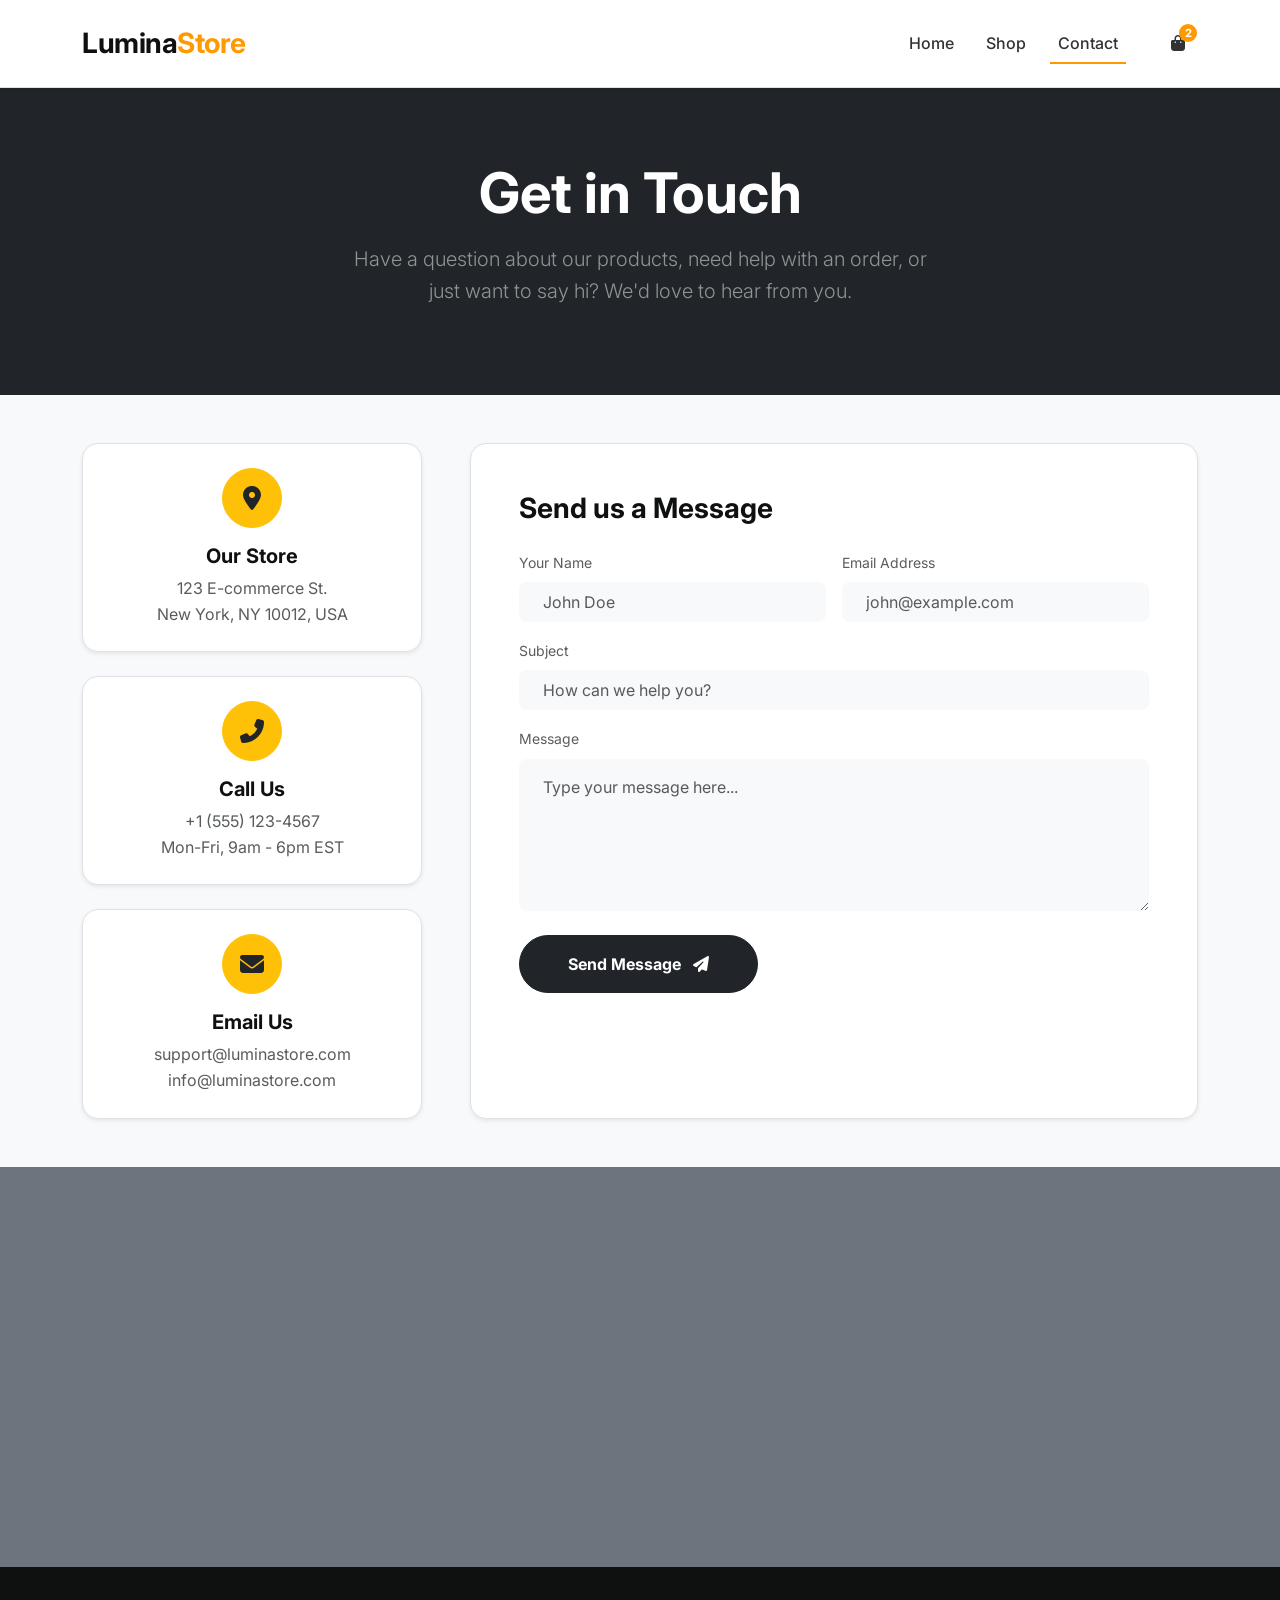
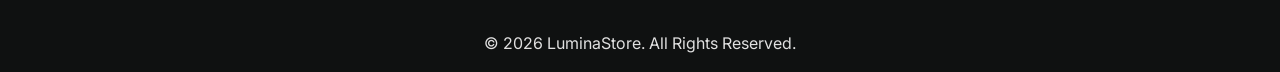
<file: contact.html>
﻿<!DOCTYPE html>
<html lang="en">
<head>
    <meta charset="UTF-8">
    <meta name="viewport" content="width=device-width, initial-scale=1.0">
    <title>Contact Us - LuminaStore</title>
    <link rel="icon" href="images/favicon.png" type="image/png">
    <link href="https://cdn.jsdelivr.net/npm/bootstrap@5.3.2/dist/css/bootstrap.min.css" rel="stylesheet">
    <link rel="stylesheet" href="https://cdnjs.cloudflare.com/ajax/libs/font-awesome/6.4.2/css/all.min.css">
    <link rel="stylesheet" href="css/style.css">
</head>
<body>

    <!-- Navbar -->
    <nav class="navbar navbar-expand-lg sticky-top border-bottom">
        <div class="container">
            <a class="navbar-brand" href="index.html">Lumina<span>Store</span></a>
            <button class="navbar-toggler border-0 shadow-none" type="button" data-bs-toggle="collapse" data-bs-target="#navbarMain">
                <span class="navbar-toggler-icon"></span>
            </button>
            <div class="collapse navbar-collapse" id="navbarMain">
                <ul class="navbar-nav ms-auto mb-2 mb-lg-0 align-items-center">
                    <li class="nav-item"><a class="nav-link" href="index.html">Home</a></li>
                    <li class="nav-item"><a class="nav-link" href="products.html">Shop</a></li>
                    <li class="nav-item"><a class="nav-link active" href="contact.html">Contact</a></li>
                </ul>
                <div class="nav-icons d-flex align-items-center ms-lg-4 gap-2 mt-3 mt-lg-0">
                    <a href="cart.html" class="btn"><i class="fas fa-shopping-bag"></i><span class="badge">2</span></a>
                </div>
            </div>
        </div>
    </nav>

    <!-- Page Header -->
    <div class="bg-dark text-white py-5 text-center">
        <div class="container py-4">
            <h1 class="display-4 fw-bold text-white mb-3">Get in Touch</h1>
            <p class="lead text-white-50 mx-auto" style="max-width: 600px;">Have a question about our products, need help with an order, or just want to say hi? We'd love to hear from you.</p>
        </div>
    </div>

    <!-- Contact Section -->
    <section class="py-5 bg-light">
        <div class="container">
            <div class="row g-5">
                <!-- Contact Info Cards -->
                <div class="col-lg-4">
                    <div class="d-flex flex-column gap-4">
                        <div class="bg-white p-4 rounded-4 shadow-sm text-center border">
                            <div class="btn btn-warning rounded-circle mb-3 text-dark fs-4" style="width: 60px; height: 60px; display: inline-flex; align-items: center; justify-content: center;">
                                <i class="fas fa-map-marker-alt"></i>
                            </div>
                            <h5 class="fw-bold">Our Store</h5>
                            <p class="text-muted mb-0">123 E-commerce St.<br>New York, NY 10012, USA</p>
                        </div>
                        <div class="bg-white p-4 rounded-4 shadow-sm text-center border">
                            <div class="btn btn-warning rounded-circle mb-3 text-dark fs-4" style="width: 60px; height: 60px; display: inline-flex; align-items: center; justify-content: center;">
                                <i class="fas fa-phone-alt"></i>
                            </div>
                            <h5 class="fw-bold">Call Us</h5>
                            <p class="text-muted mb-0">+1 (555) 123-4567<br>Mon-Fri, 9am - 6pm EST</p>
                        </div>
                        <div class="bg-white p-4 rounded-4 shadow-sm text-center border">
                            <div class="btn btn-warning rounded-circle mb-3 text-dark fs-4" style="width: 60px; height: 60px; display: inline-flex; align-items: center; justify-content: center;">
                                <i class="fas fa-envelope"></i>
                            </div>
                            <h5 class="fw-bold">Email Us</h5>
                            <p class="text-muted mb-0">support@luminastore.com<br>info@luminastore.com</p>
                        </div>
                    </div>
                </div>

                <!-- Contact Form -->
                <div class="col-lg-8">
                    <div class="bg-white p-5 rounded-4 shadow-sm border h-100">
                        <h3 class="fw-bold mb-4">Send us a Message</h3>
                        <form>
                            <div class="row g-3">
                                <div class="col-md-6">
                                    <label class="form-label text-muted small">Your Name</label>
                                    <input type="text" class="form-control px-4 py-2 bg-light border-0" placeholder="John Doe" required>
                                </div>
                                <div class="col-md-6">
                                    <label class="form-label text-muted small">Email Address</label>
                                    <input type="email" class="form-control px-4 py-2 bg-light border-0" placeholder="john@example.com" required>
                                </div>
                                <div class="col-12">
                                    <label class="form-label text-muted small">Subject</label>
                                    <input type="text" class="form-control px-4 py-2 bg-light border-0" placeholder="How can we help you?" required>
                                </div>
                                <div class="col-12">
                                    <label class="form-label text-muted small">Message</label>
                                    <textarea class="form-control px-4 py-3 bg-light border-0" rows="5" placeholder="Type your message here..." required></textarea>
                                </div>
                                <div class="col-12 mt-4">
                                    <button type="submit" class="btn btn-dark px-5 py-3 rounded-pill fw-bold">Send Message <i class="fas fa-paper-plane ms-2"></i></button>
                                </div>
                            </div>
                        </form>
                    </div>
                </div>
            </div>
        </div>
    </section>

    <!-- Map Section -->
    <section class="py-0">
        <!-- Placeholder for Google Maps iframe -->
        <div class="w-100 bg-secondary" style="height: 400px;">
            <iframe src="https://www.google.com/maps/embed?pb=!1m18!1m12!1m3!1d193595.25280010996!2d-74.14448744573887!3d40.69763123330601!2m3!1f0!2f0!3f0!3m2!1i1024!2i768!4f13.1!3m3!1m2!1s0x89c24fa5d33f083b%3A0xc80b8f06e177fe62!2sNew%20York%2C%20NY%2C%20USA!5e0!3m2!1sen!2s!4v1700000000000!5m2!1sen!2s" width="100%" height="400" style="border:0;" allowfullscreen="" loading="lazy" referrerpolicy="no-referrer-when-downgrade"></iframe>
        </div>
    </section>

    <!-- Footer -->
    <footer class="footer mt-0">
        <div class="container text-center">
            <p class="mb-0">&copy; 2026 LuminaStore. All Rights Reserved.</p>
        </div>
    </footer>

    <script src="https://cdn.jsdelivr.net/npm/bootstrap@5.3.2/dist/js/bootstrap.bundle.min.js"></script>
</body>
</html>
</file>
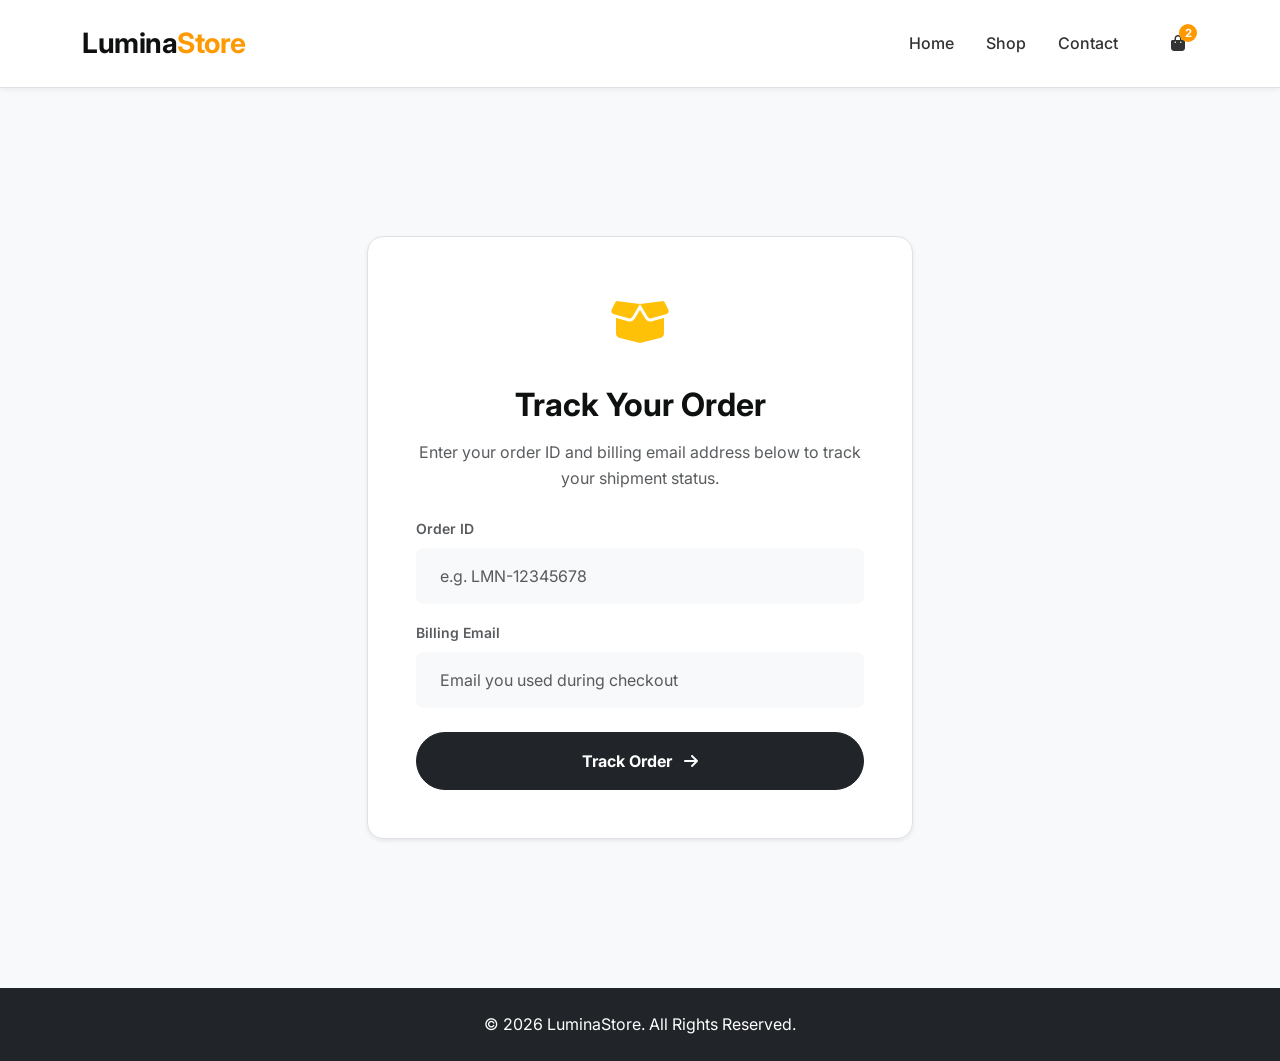
<file: track-order.html>
﻿<!DOCTYPE html>
<html lang="en">
<head>
    <meta charset="UTF-8">
    <meta name="viewport" content="width=device-width, initial-scale=1.0">
    <title>Track Order - LuminaStore</title>
    <link rel="icon" href="images/favicon.png" type="image/png">
    <link href="https://cdn.jsdelivr.net/npm/bootstrap@5.3.2/dist/css/bootstrap.min.css" rel="stylesheet">
    <link rel="stylesheet" href="https://cdnjs.cloudflare.com/ajax/libs/font-awesome/6.4.2/css/all.min.css">
    <link rel="stylesheet" href="css/style.css">
</head>
<body>

    <!-- Navbar -->
    <nav class="navbar navbar-expand-lg sticky-top border-bottom">
        <div class="container">
            <a class="navbar-brand" href="index.html">Lumina<span>Store</span></a>
            <button class="navbar-toggler border-0 shadow-none" type="button" data-bs-toggle="collapse" data-bs-target="#navbarMain">
                <span class="navbar-toggler-icon"></span>
            </button>
            <div class="collapse navbar-collapse" id="navbarMain">
                <ul class="navbar-nav ms-auto mb-2 mb-lg-0 align-items-center">
                    <li class="nav-item"><a class="nav-link" href="index.html">Home</a></li>
                    <li class="nav-item"><a class="nav-link" href="products.html">Shop</a></li>
                    <li class="nav-item"><a class="nav-link" href="contact.html">Contact</a></li>
                </ul>
                <div class="nav-icons d-flex align-items-center ms-lg-4 gap-2 mt-3 mt-lg-0">
                    <a href="cart.html" class="btn"><i class="fas fa-shopping-bag"></i><span class="badge">2</span></a>
                </div>
            </div>
        </div>
    </nav>

    <!-- Track Order Section -->
    <section class="py-5 bg-light min-vh-100 d-flex align-items-center">
        <div class="container py-5">
            <div class="row justify-content-center">
                <div class="col-lg-6 col-md-8">
                    <div class="bg-white p-5 rounded-4 shadow-sm border text-center">
                        <div class="mb-4 text-warning" style="font-size: 3rem;">
                            <i class="fas fa-box-open"></i>
                        </div>
                        <h2 class="fw-bold mb-3">Track Your Order</h2>
                        <p class="text-muted mb-4">Enter your order ID and billing email address below to track your shipment status.</p>
                        
                        <form>
                            <div class="mb-3 text-start">
                                <label class="form-label text-muted small fw-semibold">Order ID</label>
                                <input type="text" class="form-control px-4 py-3 bg-light border-0" placeholder="e.g. LMN-12345678" required>
                            </div>
                            <div class="mb-4 text-start">
                                <label class="form-label text-muted small fw-semibold">Billing Email</label>
                                <input type="email" class="form-control px-4 py-3 bg-light border-0" placeholder="Email you used during checkout" required>
                            </div>
                            <button type="submit" class="btn btn-dark w-100 py-3 rounded-pill fw-bold">Track Order <i class="fas fa-arrow-right ms-2"></i></button>
                        </form>
                    </div>
                </div>
            </div>
        </div>
    </section>

    <!-- Footer -->
    <footer class="footer mt-0 text-center py-4 bg-dark text-white">
        <p class="mb-0">&copy; 2026 LuminaStore. All Rights Reserved.</p>
    </footer>

    <script src="https://cdn.jsdelivr.net/npm/bootstrap@5.3.2/dist/js/bootstrap.bundle.min.js"></script>
</body>
</html>
</file>
<file: css/style.css>
/* css/style.css */
@import url('https://fonts.googleapis.com/css2?family=Inter:wght@300;400;500;600;700&display=swap');

:root {
  --primary-color: #0f1111;
  --secondary-color: #232f3e;
  --accent-color: #ff9900;
  --text-dark: #333333;
  --text-light: #555555;
  --bg-light: #f8f9fa;
  --bg-white: #ffffff;
  --border-color: #eaeaec;
  --transition: all 0.3s ease-in-out;
  --shadow-sm: 0 2px 5px rgba(0,0,0,0.05);
  --shadow-md: 0 4px 10px rgba(0,0,0,0.08);
  --shadow-lg: 0 10px 20px rgba(0,0,0,0.12);
  --radius-md: 8px;
  --radius-lg: 12px;
  --radius-full: 999px;
}

body {
  font-family: 'Inter', sans-serif;
  color: var(--text-dark);
  background-color: var(--bg-light);
  line-height: 1.6;
  -webkit-font-smoothing: antialiased;
  overflow-x: hidden;
}

a {
  text-decoration: none;
  color: inherit;
  transition: var(--transition);
}

/* Typography */
h1, h2, h3, h4, h5, h6 {
  font-weight: 600;
  color: var(--primary-color);
}

/* Navbar */
.navbar {
  background-color: var(--bg-white);
  box-shadow: var(--shadow-sm);
  padding: 1rem 0;
  transition: var(--transition);
}

.navbar-brand {
  font-weight: 700;
  font-size: 1.75rem;
  color: var(--primary-color) !important;
  letter-spacing: -0.5px;
}

.navbar-brand span {
  color: var(--accent-color);
}

.nav-link {
  font-weight: 500;
  color: var(--text-dark) !important;
  margin: 0 0.5rem;
  position: relative;
}

.nav-link::after {
  content: '';
  position: absolute;
  width: 0;
  height: 2px;
  bottom: 0;
  left: 0;
  background-color: var(--accent-color);
  transition: var(--transition);
}

.nav-link:hover::after, .nav-link.active::after {
  width: 100%;
}

.nav-icons .btn {
  color: var(--text-dark);
  position: relative;
  border-radius: 50%;
  width: 40px;
  height: 40px;
  display: flex;
  align-items: center;
  justify-content: center;
  transition: var(--transition);
}

.nav-icons .btn:hover {
  background-color: var(--bg-light);
  color: var(--accent-color);
}

.nav-icons .badge {
  position: absolute;
  top: 0px;
  right: 0px;
  background-color: var(--accent-color);
  color: var(--bg-white);
  border-radius: 50%;
  font-size: 0.7rem;
  width: 18px;
  height: 18px;
  display: flex;
  align-items: center;
  justify-content: center;
  padding: 0;
}

/* Search Bar */
.search-form .form-control {
  border-radius: var(--radius-full) 0 0 var(--radius-full);
  border: 1px solid var(--border-color);
  padding: 0.6rem 1.5rem;
  box-shadow: none;
}
.search-form .form-control:focus {
  border-color: var(--accent-color);
}
.search-form .btn {
  border-radius: 0 var(--radius-full) var(--radius-full) 0;
  background-color: var(--accent-color);
  border-color: var(--accent-color);
  color: var(--bg-white);
  padding: 0.6rem 1.5rem;
}
.search-form .btn:hover {
  background-color: #e68a00;
}

/* Hero Section */
.hero-section {
  background: linear-gradient(to right, #f8f9fa 0%, #e9ecef 100%);
  padding: 6rem 0;
  position: relative;
  overflow: hidden;
}

.hero-carousel-img {
  height: 500px;
  width: 100%;
  object-fit: cover;
}

.hero-title {
  font-weight: 800;
  font-size: 3.5rem;
  margin-bottom: 1.5rem;
  line-height: 1.2;
}

.hero-text {
  font-size: 1.125rem;
  color: var(--text-light);
  margin-bottom: 2rem;
  max-width: 500px;
}

.btn-primary-custom {
  background-color: var(--primary-color);
  color: var(--bg-white);
  padding: 0.8rem 2.5rem;
  border-radius: var(--radius-full);
  font-weight: 600;
  border: none;
  transition: var(--transition);
  display: inline-block;
}

.btn-primary-custom:hover {
  background-color: var(--secondary-color);
  color: var(--bg-white);
  transform: translateY(-3px);
  box-shadow: var(--shadow-md);
}

.btn-outline-custom {
  background-color: transparent;
  color: var(--primary-color);
  padding: 0.8rem 2.5rem;
  border-radius: var(--radius-full);
  font-weight: 600;
  border: 2px solid var(--primary-color);
  transition: var(--transition);
  display: inline-block;
}

.btn-outline-custom:hover {
  background-color: var(--primary-color);
  color: var(--bg-white);
}

/* Category Cards */
.category-card {
  border-radius: var(--radius-lg);
  overflow: hidden;
  position: relative;
  display: block;
  box-shadow: var(--shadow-sm);
  transition: var(--transition);
}

.category-card:hover {
  transform: translateY(-5px);
  box-shadow: var(--shadow-lg);
}

.category-img {
  width: 100%;
  height: 250px;
  object-fit: cover;
  transition: transform 0.5s ease;
}

.category-card:hover .category-img {
  transform: scale(1.05);
}

.category-content {
  position: absolute;
  bottom: 0;
  left: 0;
  width: 100%;
  padding: 1.5rem;
  background: linear-gradient(to top, rgba(0,0,0,0.8) 0%, rgba(0,0,0,0) 100%);
  color: var(--bg-white);
}

/* Section Title */
.section-title {
  font-size: 2rem;
  font-weight: 700;
  margin-bottom: 2.5rem;
  position: relative;
  display: inline-block;
}

.section-title::after {
  content: '';
  position: absolute;
  bottom: -10px;
  left: 0;
  width: 60%;
  height: 3px;
  background-color: var(--accent-color);
  border-radius: 2px;
}
.section-title.text-center::after {
  left: 50%;
  transform: translateX(-50%);
}

/* Product Cards */
.product-card {
  background: var(--bg-white);
  border-radius: var(--radius-lg);
  border: 1px solid var(--border-color);
  transition: var(--transition);
  height: 100%;
  position: relative;
}

.product-card:hover {
  transform: translateY(-8px);
  box-shadow: var(--shadow-lg);
  border-color: transparent;
}

.product-img-wrapper {
  position: relative;
  padding-top: 100%;
  background-color: #fff;
  border-radius: var(--radius-lg) var(--radius-lg) 0 0;
  overflow: hidden;
}

.product-img-wrapper img {
  position: absolute;
  top: 0;
  left: 0;
  width: 100%;
  height: 100%;
  object-fit: contain;
  padding: 2rem;
  transition: transform 0.5s ease;
}

.product-card:hover .product-img-wrapper img {
  transform: scale(1.1);
}

.discount-badge {
  position: absolute;
  top: 1rem;
  left: 1rem;
  background-color: #ef4444;
  color: var(--bg-white);
  padding: 0.3rem 0.8rem;
  border-radius: var(--radius-full);
  font-size: 0.8rem;
  font-weight: 600;
  z-index: 2;
}

.product-actions {
  position: absolute;
  top: 1rem;
  right: 1rem;
  display: flex;
  flex-direction: column;
  gap: 0.5rem;
  z-index: 2;
  opacity: 0;
  transform: translateX(10px);
  transition: var(--transition);
}

.product-card:hover .product-actions {
  opacity: 1;
  transform: translateX(0);
}

.action-btn {
  width: 38px;
  height: 38px;
  border-radius: 50%;
  background-color: var(--bg-white);
  border: none;
  box-shadow: var(--shadow-md);
  display: flex;
  align-items: center;
  justify-content: center;
  color: var(--text-dark);
  transition: var(--transition);
}

.action-btn:hover {
  background-color: var(--primary-color);
  color: var(--bg-white);
}

.product-info {
  padding: 1.5rem;
}

.product-category {
  font-size: 0.8rem;
  color: var(--text-light);
  text-transform: uppercase;
  letter-spacing: 1px;
  margin-bottom: 0.5rem;
}

.product-title {
  font-size: 1.1rem;
  font-weight: 600;
  margin-bottom: 0.5rem;
  color: var(--text-dark);
  white-space: nowrap;
  overflow: hidden;
  text-overflow: ellipsis;
  display: block;
}

.product-title:hover {
  color: var(--accent-color);
}

.product-rating {
  color: #fbbf24;
  font-size: 0.85rem;
  margin-bottom: 0.8rem;
}
.product-rating span {
  color: var(--text-light);
  margin-left: 0.3rem;
}

.product-price {
  font-size: 1.25rem;
  font-weight: 700;
  color: var(--primary-color);
  display: flex;
  align-items: center;
  gap: 0.5rem;
}

.product-price del {
  font-size: 0.9rem;
  color: var(--text-light);
  font-weight: 400;
}

.add-to-cart-btn {
  width: 100%;
  margin-top: 1rem;
  background-color: var(--bg-light);
  border: 1px solid var(--border-color);
  color: var(--text-dark);
  font-weight: 600;
  padding: 0.7rem;
  border-radius: var(--radius-md);
  transition: var(--transition);
}

.add-to-cart-btn:hover {
  background-color: var(--primary-color);
  color: var(--bg-white);
  border-color: var(--primary-color);
}

/* Filters Sidebar */
.filter-sidebar {
  background: var(--bg-white);
  padding: 1.5rem;
  border-radius: var(--radius-lg);
  border: 1px solid var(--border-color);
}

.filter-title {
  font-weight: 600;
  margin-bottom: 1rem;
  font-size: 1.1rem;
  border-bottom: 1px solid var(--border-color);
  padding-bottom: 0.5rem;
}

.form-check-input:checked {
  background-color: var(--primary-color);
  border-color: var(--primary-color);
}

/* Product Details */
.product-gallery {
  display: flex;
  flex-direction: column;
  gap: 1rem;
}
.main-image {
  background: var(--bg-white);
  border: 1px solid var(--border-color);
  border-radius: var(--radius-lg);
  padding: 2rem;
  text-align: center;
}
.main-image img {
  max-height: 400px;
  object-fit: contain;
}
.thumbnail-list {
  display: flex;
  gap: 1rem;
  overflow-x: auto;
  padding-bottom: 0.5rem;
  scrollbar-width: thin;
}
.thumbnail-list::-webkit-scrollbar {
  height: 4px;
}
.thumbnail-list::-webkit-scrollbar-thumb {
  background: var(--border-color);
  border-radius: 4px;
}
.thumbnail {
  width: 80px;
  height: 80px;
  background: var(--bg-white);
  border: 1px solid var(--border-color);
  border-radius: var(--radius-md);
  padding: 0.5rem;
  cursor: pointer;
  transition: var(--transition);
}
.thumbnail:hover, .thumbnail.active {
  border-color: var(--primary-color);
}

/* Quantity Selector */
.quantity-selector {
  display: flex;
  align-items: center;
  border: 1px solid var(--border-color);
  border-radius: var(--radius-md);
  overflow: hidden;
  width: max-content;
}
.quantity-selector button {
  background: var(--bg-light);
  border: none;
  padding: 0.5rem 1rem;
  font-weight: 600;
  transition: var(--transition);
}
.quantity-selector button:hover {
  background: var(--border-color);
}
.quantity-selector input {
  width: 50px;
  text-align: center;
  border: none;
  font-weight: 600;
}

/* Cart & Checkout */
.cart-table th {
  font-weight: 600;
  color: var(--text-light);
  text-transform: uppercase;
  font-size: 0.85rem;
  letter-spacing: 0.5px;
}
.cart-item-img {
  width: 80px;
  height: 80px;
  object-fit: contain;
  background: var(--bg-light);
  border-radius: var(--radius-md);
  padding: 0.5rem;
}
.summary-card {
  background: var(--bg-light);
  border-radius: var(--radius-lg);
  padding: 1.5rem;
}

/* Footer */
.footer {
  background-color: var(--primary-color);
  color: #e0e0e0;
  padding: 4rem 0 1rem;
  margin-top: 5rem;
}
.footer .navbar-brand {
  color: var(--bg-white) !important;
}
.footer .text-muted {
  color: #a0a0a0 !important;
}
.footer h5 {
  color: var(--bg-white);
  font-weight: 600;
  margin-bottom: 1.5rem;
}
.footer-links {
  list-style: none;
  padding: 0;
}
.footer-links li {
  margin-bottom: 0.8rem;
}
.footer-links a {
  color: #a0a0a0;
}
.footer-links a:hover {
  color: var(--bg-white);
  padding-left: 5px;
}
.social-icons a {
  display: inline-flex;
  align-items: center;
  justify-content: center;
  width: 40px;
  height: 40px;
  border-radius: 50%;
  background: rgba(255,255,255,0.1);
  color: var(--bg-white);
  margin-right: 0.5rem;
  transition: var(--transition);
}
.social-icons a:hover {
  background: var(--accent-color);
  transform: translateY(-3px);
}
.footer-bottom {
  border-top: 1px solid rgba(255,255,255,0.1);
  padding-top: 1.5rem;
  margin-top: 3rem;
  text-align: center;
  font-size: 0.9rem;
  color: #888;
}

/* Forms */
.form-control, .form-select {
  padding: 0.75rem 1rem;
  border-radius: var(--radius-md);
  border: 1px solid var(--border-color);
}
.form-control:focus, .form-select:focus {
  border-color: var(--primary-color);
  box-shadow: 0 0 0 0.25rem rgba(15, 17, 17, 0.1);
}

/* Animations */
@keyframes fadeIn {
  from { opacity: 0; transform: translateY(20px); }
  to { opacity: 1; transform: translateY(0); }
}
.animate-fade-in {
  animation: fadeIn 0.8s ease forwards;
}

/* Testimonials */
.testimonial-card {
  background: var(--bg-white);
  padding: 2rem;
  border-radius: var(--radius-lg);
  box-shadow: var(--shadow-sm);
  margin: 1rem;
}
.testimonial-text {
  font-style: italic;
  color: var(--text-light);
  margin-bottom: 1rem;
}

/* Media Queries */
@media (max-width: 991.98px) {
  .hero-title { font-size: 2.5rem; }
  .search-form { margin: 1rem 0; width: 100%; }
  .hero-carousel-img { height: 400px; }
}
@media (max-width: 767.98px) {
  .hero-section { padding: 3rem 0; text-align: center; }
  .hero-text { margin: 0 auto 2rem; font-size: 1rem; }
  .section-title { font-size: 1.75rem; }
  .footer { text-align: center; padding: 3rem 0 1rem; }
  .social-icons { justify-content: center; margin-bottom: 2rem; }
  .footer-links { text-align: center; }
  .product-gallery .thumbnail { width: 60px; height: 60px; }
  .summary-card { margin-top: 2rem; }
  .hero-carousel-img { height: 300px; }
}
@media (max-width: 575.98px) {
  .navbar-brand { font-size: 1.5rem; }
  .hero-title { font-size: 2rem; }
  .btn-primary-custom, .btn-outline-custom { width: 100%; margin: 0.5rem 0; display: block; }
  .search-form { flex-direction: row; }
  .search-form .form-control { border-radius: var(--radius-full) 0 0 var(--radius-full); width: 100%; border-right: none; }
  .search-form .btn { border-radius: 0 var(--radius-full) var(--radius-full) 0; width: auto; margin-top: 0; }
  .cart-table th, .cart-table td { min-width: 120px; }
  .testimonial-card { padding: 1.5rem; margin: 0.5rem 0; }
  .category-img { height: 200px; }
}
</file>
